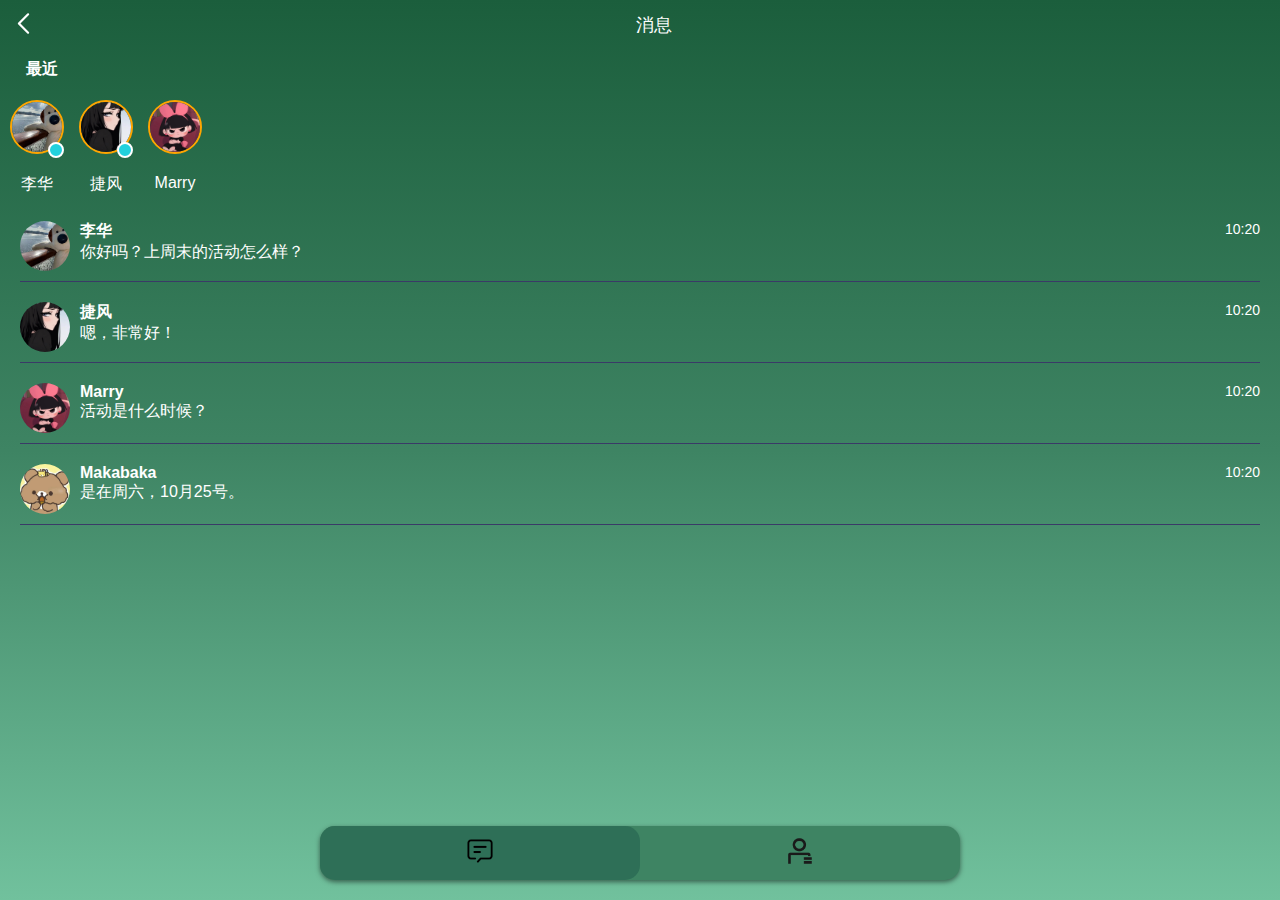
<file: chat.html>
<!DOCTYPE html>
<html lang="en">

<head>
    <meta charset="UTF-8">
    <meta name="viewport" content="width=device-width, initial-scale=1.0">
    <title>Chat Interface</title>
    <style>
        body {
            margin: 0;
            font-family: Arial, sans-serif;
            background-image: linear-gradient(to bottom, #1b5e3c, #3e8463, #71c19d);
            color: white;
            display: flex;
            flex-direction: column;
            min-height: 100vh;
            align-items: center;
            justify-content: flex-end;
        }

        .header {
            display: flex;
            justify-content: space-between;
            align-items: center;
            padding: 10px;
            font-size: 18px;
            flex-shrink: 0;
            width: 100%;
            box-sizing: border-box;
        }

        .header div {
            cursor: pointer;
        }

        .recents {
            padding: 10px;
            display: flex;
            overflow-x: auto;
            flex-shrink: 0;
            width: 100%;
            box-sizing: border-box;
        }

        .recent-user {
            margin-right: 15px;
            text-align: center;
        }

        .recent-user img {
            border-radius: 50%;
            border: 2px solid orange;
            width: 50px;
            height: 50px;
        }

        .avatar-container {
            position: relative;
            display: inline-block;
        }

        .online-status {
            position: absolute;
            bottom: 0;
            right: 0;
            width: 12px;
            height: 12px;
            background-color: #22d1dd;
            border-radius: 50%;
            border: 2px solid white;
            box-sizing: content-box;
        }

        .chat-list {
            padding: 0 20px;
            flex-grow: 1;
            overflow-y: auto;
            width: 100%;
            box-sizing: border-box;
        }

        .chat-item {
            display: flex;
            align-items: top;
            margin-bottom: 20px;
            border-bottom: 1px solid #3A3A67;
            padding-bottom: 10px;
        }

        .chat-item img {
            border-radius: 50%;
            width: 50px;
            height: 50px;
            margin-right: 10px;
        }

        .chat-text {
            flex-grow: 1;
        }

        .chat-item strong {
            display: block;
        }

        .chat-time {
            margin-left: auto;
            font-size: 14px;
        }

        .footer {
            display: flex;
            justify-content: space-between;
            background-color: #3e8463;
            border-radius: 15px;
            box-shadow: 0 2px 5px rgba(0, 0, 0, 0.5);
            width: 50%;
            margin: 0 auto;
            text-align: center;
            position: relative;
            bottom: 20px;
            box-sizing: border-box;
        }

        .footer a {
            color: inherit;
            flex: 1;
            text-align: center;
            padding: 10px;
            border-radius: 15px;
        }

        .footer-icon img {
            width: 30px;
            height: 30px;
            transition: all 0.3s;
        }

        .footer-icon.active {
            background-color: #2e6f57;
        }

        .footer-icon.active img {
            filter: brightness(1);
        }
        .icon {
  width: 1.5em;
  height: 1.5em;
  vertical-align: -0.15em;
  fill: currentColor;
  overflow: hidden;
  top: 1%;
  left: 2%;
}
    </style>
</head>

<body>
    <div class="header">
        <div id="login-button"><svg class="icon" aria-hidden="true" >
            <use xlink:href="#icon-a-teshuzuojiantou"></use>
          </svg></div>
        <div>消息</div>
        <div></div>
    </div>
    <h4 style="position: relative;margin: 10px 20px; width: 100%; left: 2%;">最近</h4>
    <div class="recents">
        <div class="recent-user">
            <div class="avatar-container">
                <img src="./image/头像1.jpeg" alt="用户1">
                <span class="online-status"></span>
            </div>
            <p>李华</p>
        </div>
        <div class="recent-user">
            <div class="avatar-container">
                <img src="./image/头像2.jpeg" alt="用户2">
                <span class="online-status"></span>
            </div>
            <p>捷风</p>
        </div>
        <div class="recent-user">
            <div class="avatar-container">
                <img src="./image/头像3.jpeg" alt="用户3">
            </div>
            <p>Marry</p>
        </div>
    </div>
    <div class="chat-list">
        <div class="chat-item">
            <img src="./image/头像1.jpeg" alt="用户">
            <div class="chat-text">
                <strong>李华</strong>
                你好吗？上周末的活动怎么样？
            </div>
            <div class="chat-time">10:20</div>
        </div>
        <div class="chat-item">
            <img src="./image/头像2.jpeg" alt="用户">
            <div class="chat-text">
                <strong>捷风</strong>
                嗯，非常好！
            </div>
            <div class="chat-time">10:20</div>
        </div>
        <div class="chat-item">
            <img src="./image/头像3.jpeg" alt="用户">
            <div class="chat-text">
                <strong>Marry</strong>
                活动是什么时候？
            </div>
            <div class="chat-time">10:20</div>
        </div>
        <div class="chat-item">
            <img src="./image/头像4.jpeg" alt="用户">
            <div class="chat-text">
                <strong>Makabaka</strong>
                是在周六，10月25号。
            </div>
            <div class="chat-time">10:20</div>
        </div>
    </div>
    <div class="footer">
        <a href="chat.html" class="footer-icon active">
            <img src="./image/消息.png" alt="消息图标">
        </a>
        <a href="contact.html" class="footer-icon">
            <img src="./image/联系人.png" alt="联系人图标">
        </a>
    </div>
    <script src="./download (6)/font_rnp90fa13w/iconfont.js"></script>
    <script>
        
        document.getElementById('login-button').addEventListener('click', function(event) {
                    location.href = 'maobi.html';
        });
        
        
    </script>
</body>

</html>
</file>
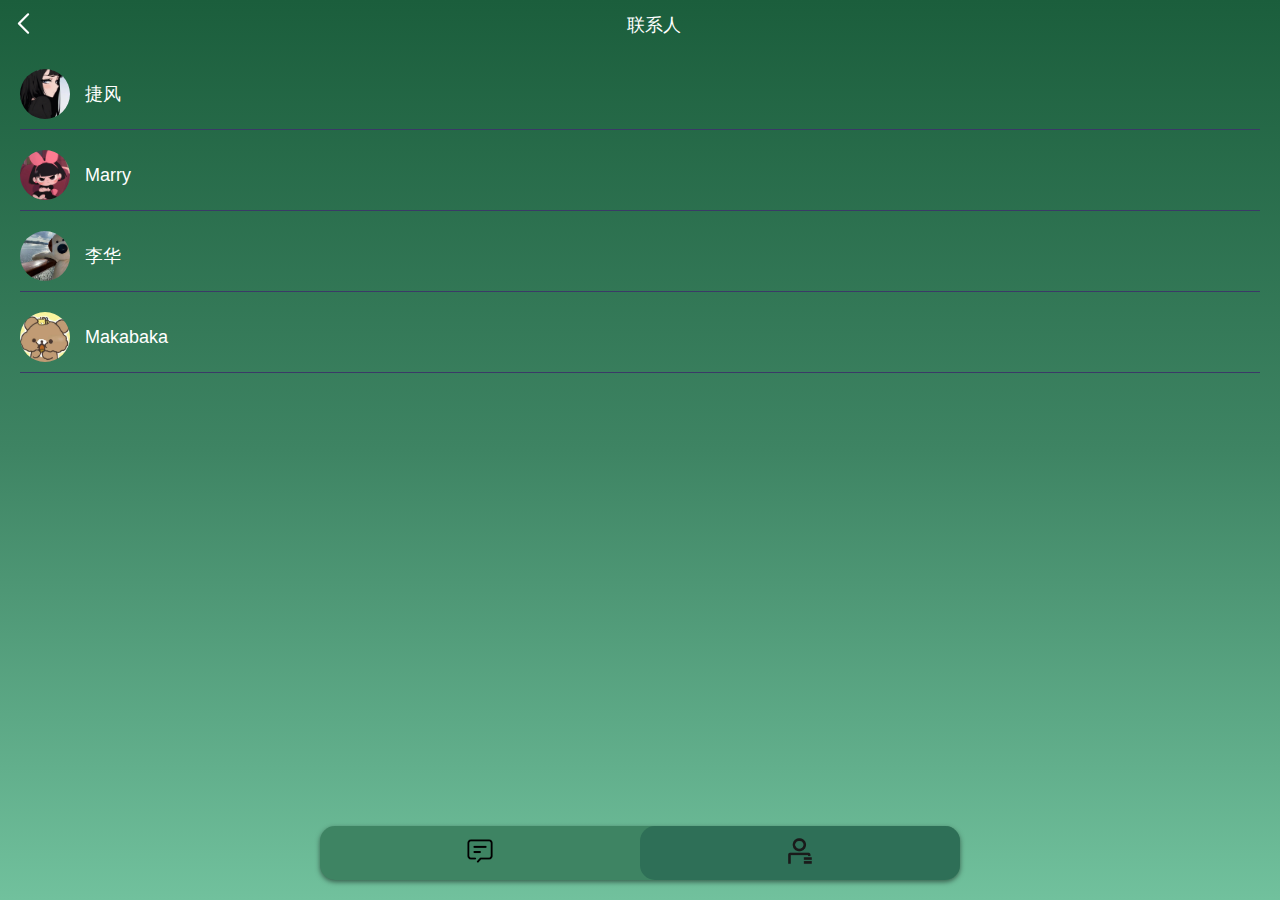
<file: contact.html>
<!DOCTYPE html>
<html lang="en">

<head>
    <meta charset="UTF-8">
    <meta name="viewport" content="width=device-width, initial-scale=1.0">
    <title>Contacts Page</title>
    <style>
        body {
            margin: 0;
            font-family: Arial, sans-serif;
            background-image: linear-gradient(to bottom, #1b5e3c, #3e8463, #71c19d);
            color: white;
            display: flex;
            flex-direction: column;
            min-height: 100vh;
        }

        .header {
            display: flex;
            justify-content: space-between;
            align-items: center;
            padding: 10px;
            font-size: 18px;
            flex-shrink: 0;
            width: 100%;
            box-sizing: border-box;
        }

        .header div {
            cursor: pointer;
        }

        .icon {
            width: 1.5em;
            height: 1.5em;
            vertical-align: -0.15em;
            fill: currentColor;
            overflow: hidden;
            top: 1%;
            left: 2%;
        }

        .contacts-list {
            padding: 20px;
            flex-grow: 1;
            overflow-y: auto;
        }

        .contact-item {
            display: flex;
            align-items: center;
            margin-bottom: 20px;
            border-bottom: 1px solid #3A3A67;
            padding-bottom: 10px;
        }

        .contact-item img {
            border-radius: 50%;
            width: 50px;
            height: 50px;
            margin-right: 15px;
        }

        .contact-name {
            font-size: 18px;
            flex-grow: 1;
        }

        .footer {
            display: flex;
            justify-content: space-between;
            background-color: #3e8463;
            border-radius: 15px;
            box-shadow: 0 2px 5px rgba(0, 0, 0, 0.5);
            width: 50%;
            margin: 0 auto;
            text-align: center;
            position: relative;
            bottom: 20px;
            box-sizing: border-box;
        }

        .footer a {
            color: inherit;
            flex: 1;
            text-align: center;
            padding: 10px;
            border-radius: 15px;
        }

        .footer-icon img {
            width: 30px;
            height: 30px;
            transition: all 0.3s;
        }

        .footer-icon.active {
            background-color: #2e6f57;
        }

        .footer-icon.active img {
            filter: brightness(1);
        }
    </style>
</head>

<body>
    <div class="header">
        <div id="login-button"><svg class="icon" aria-hidden="true">
                <use xlink:href="#icon-a-teshuzuojiantou"></use>
            </svg></div>
        <div>联系人</div>
        <div></div>
    </div>

    <div class="contacts-list">
        <div class="contact-item">
            <img src="./image/头像2.jpeg" alt="Contact 1">
            <div class="contact-name">捷风</div>
        </div>
        <div class="contact-item">
            <img src="./image/头像3.jpeg" alt="Contact 2">
            <div class="contact-name">Marry</div>
        </div>
        <div class="contact-item">
            <img src="./image/头像1.jpeg" alt="Contact 3">
            <div class="contact-name">李华</div>
        </div>
        <div class="contact-item">
            <img src="./image/头像4.jpeg" alt="Contact 4">
            <div class="contact-name">Makabaka</div>
        </div>
        <!-- Add more contact items here -->
    </div>

    <div class="footer">
        <a href="chat.html" class="footer-icon">
            <img src="./image/消息.png" alt="消息图标">
        </a>
        <a href="contact.html" class="footer-icon active">
            <img src="./image/联系人.png" alt="联系人图标">
        </a>
    </div>

    <script src="./download (6)/font_rnp90fa13w/iconfont.js"></script>
    <script>

        document.getElementById('login-button').addEventListener('click', function (event) {
            location.href = 'maobi.html';
        });


    </script>

</body>


</html>
</file>
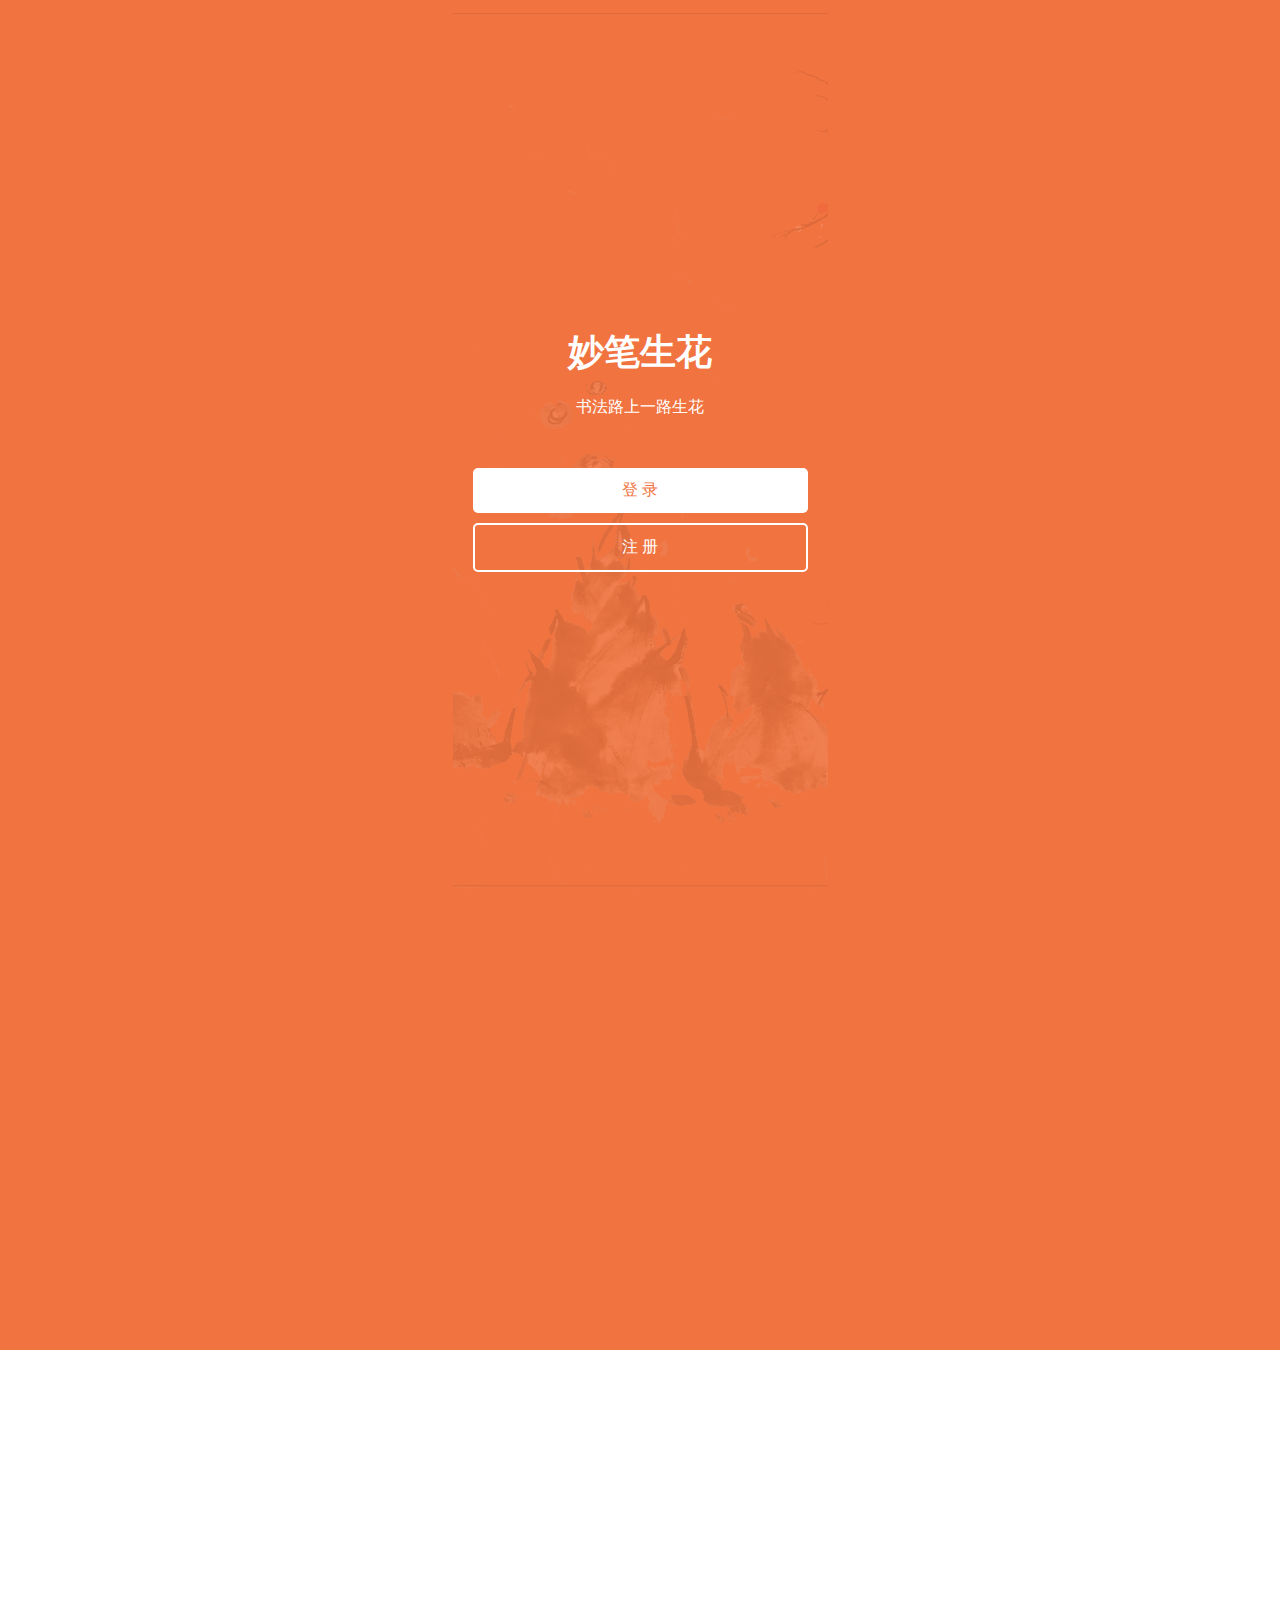
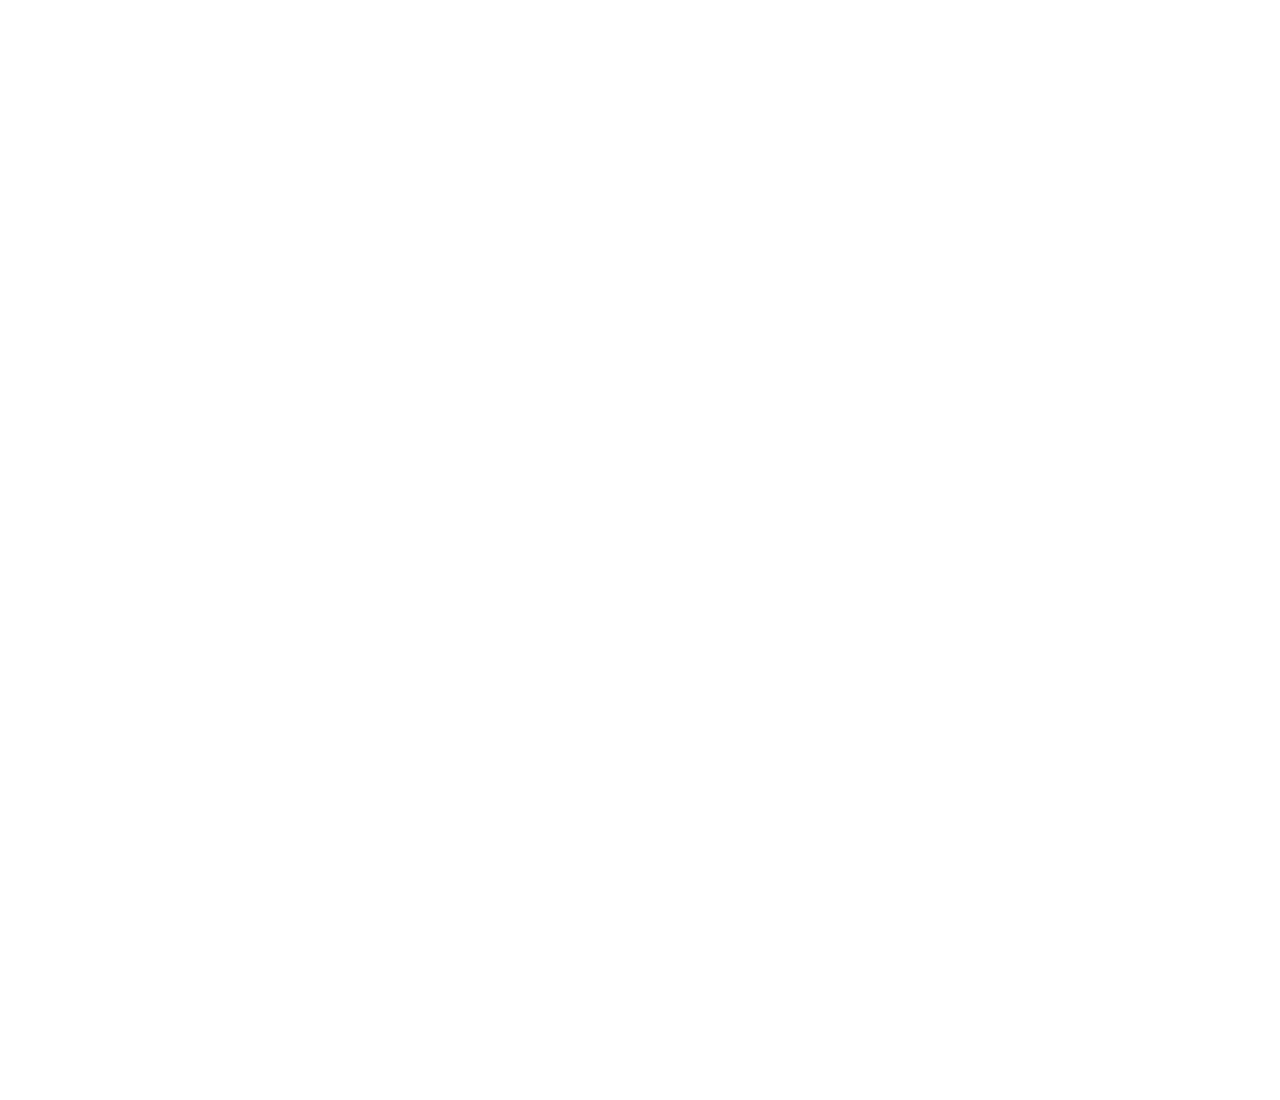
<file: login1.html>
<!DOCTYPE html>
<html lang="en">
<head>
    <meta charset="UTF-8">
    <meta name="viewport" content="width=device-width, initial-scale=1.0">
    <title>Login/Signup Page</title>
    <style>
        * {
            margin: 0;
            padding: 0;
            box-sizing: border-box;
        }

        body {
            font-family: Arial, sans-serif;
            display: flex;
            justify-content: center;
            align-items: center;
            height: 100vh;
            background-color: #f17340;
            overflow: hidden;
        }

        .background {
            position: absolute;
            top: 0;
            left: 0;
            width: 100%;
            height: 300%;
            background: linear-gradient(180deg, #f17340 50%, #ffffff 50%);
            transition: transform 0.8s ease-in-out;
            z-index: -1;
        }

        .container {
            position: relative;
            width: 100%;
            max-width: 375px;
            height: 100vh;
            overflow: hidden;
            background-image: url('简约创意竹笋.png'); /* 确保这里的路径正确 */
            background-size: cover;
            background-position: center;
            background-repeat: no-repeat;
            z-index: 0;
        }

        .page {
            position: absolute;
            top: 0;
            left: 100%;
            width: 100%;
            height: 100vh;
            background-color: rgba(241, 115, 64, 0.9); /* 更改为半透明背景以便查看 */
            color: white;
            padding: 20px;
            display: flex;
            flex-direction: column;
            justify-content: center;
            align-items: center;
            text-align: center;
            transition: all 0.5s ease-in-out;
        }

        h1 {
            margin-bottom: 20px;
            font-size: 36px;
        }

        p {
            margin-bottom: 40px;
        }

        input {
            width: 100%;
            padding: 10px;
            margin: 10px 0;
            border: none;
            border-radius: 4px;
        }

        a {
            color: #fff;
            margin: 10px 0;
        }

        button {
            width: 100%;
            padding: 12px;
            margin-top: 10px;
            border: none;
            border-radius: 5px;
            cursor: pointer;
            font-size: 16px;
        }

        .primary-btn {
            background-color: white;
            color: #f17340;
        }

        .secondary-btn {
            background-color: transparent;
            border: 2px solid white;
            color: white;
        }

        .active {
            left: 0;
        }

        .hidden {
            left: 100%;
        }

        .slide-out {
            animation: slideOut 0.5s forwards;
        }

        @keyframes slideOut {
            from {
                transform: translateX(0);
            }
            to {
                transform: translateX(-100%);
            }
        }

        .slide-in {
            animation: slideIn 0.5s forwards;
        }

        @keyframes slideIn {
            from {
                transform: translateX(100%);
            }
            to {
                transform: translateX(0);
            }
        }
    </style>
</head>
<body>
    <div class="background"></div>
    <div class="container">
        <!-- Initial Page -->
        <div class="page initial-page active">
            <h1>妙笔生花</h1>
            <p>书法路上一路生花</p>
            <button id="go-to-login" class="primary-btn">登 录</button>
            <button id="go-to-signup" class="secondary-btn">注 册</button>
        </div>

        <!-- Login Page -->
        <div class="page login-page">
            <h1>欢迎回来</h1>
            <input type="email" placeholder="Email" id="userName">
            <input type="password" placeholder="Password" id="pwd">
            <a href="#">忘记密码？</a>
            <button class="primary-btn" id="login-button">登 录</button>
            <button id="signup-from-login" class="secondary-btn">注 册</button>
        </div>

        <!-- Signup Page -->
        <div class="page signup-page">
            <h1>创建账号</h1>
            <input type="text" placeholder="Name" >
            <input type="email" placeholder="Email" >
            <input type="password" placeholder="Password">
            <button class="primary-btn">注 册</button>
            <button id="back-to-login" class="secondary-btn">登 录</button>
        </div>
    </div>

    <script>
        document.getElementById('go-to-login').addEventListener('click', function() {
            document.querySelector('.initial-page').classList.remove('active');
            document.querySelector('.initial-page').classList.add('hidden');
            document.querySelector('.login-page').classList.add('active');
            document.querySelector('.login-page').classList.remove('hidden');
            document.querySelector('.background').style.transform = 'translateY(-100%)';
        });

        document.getElementById('go-to-signup').addEventListener('click', function() {
            document.querySelector('.initial-page').classList.remove('active');
            document.querySelector('.initial-page').classList.add('hidden');
            document.querySelector('.signup-page').classList.add('active');
            document.querySelector('.signup-page').classList.remove('hidden');
            document.querySelector('.background').style.transform = 'translateY(-200%)';
        });

        document.getElementById('signup-from-login').addEventListener('click', function() {
            document.querySelector('.login-page').classList.remove('active');
            document.querySelector('.login-page').classList.add('hidden');
            document.querySelector('.signup-page').classList.add('active');
            document.querySelector('.signup-page').classList.remove('hidden');
            document.querySelector('.background').style.transform = 'translateY(-200%)';
        });

        document.getElementById('back-to-login').addEventListener('click', function() {
            document.querySelector('.signup-page').classList.remove('active');
            document.querySelector('.signup-page').classList.add('hidden');
            document.querySelector('.login-page').classList.add('active');
            document.querySelector('.login-page').classList.remove('hidden');
            document.querySelector('.background').style.transform = 'translateY(-100%)';
        });

        document.getElementById('login-button').addEventListener('click', function(event) {
            var userName = document.getElementById("userName").value;
            var pwd = document.getElementById("pwd").value;
            console.log(userName, pwd);

            if (userName === 'admin' && pwd === '123456') {
                var container = document.querySelector('.container');
                container.classList.add('slide-out');

                setTimeout(function() {
                    location.href = 'maobi.html';
                }, 300);
            } else {
                alert('用户名或密码错误');
            }
        });
    </script>
</body>
</html>
</file>
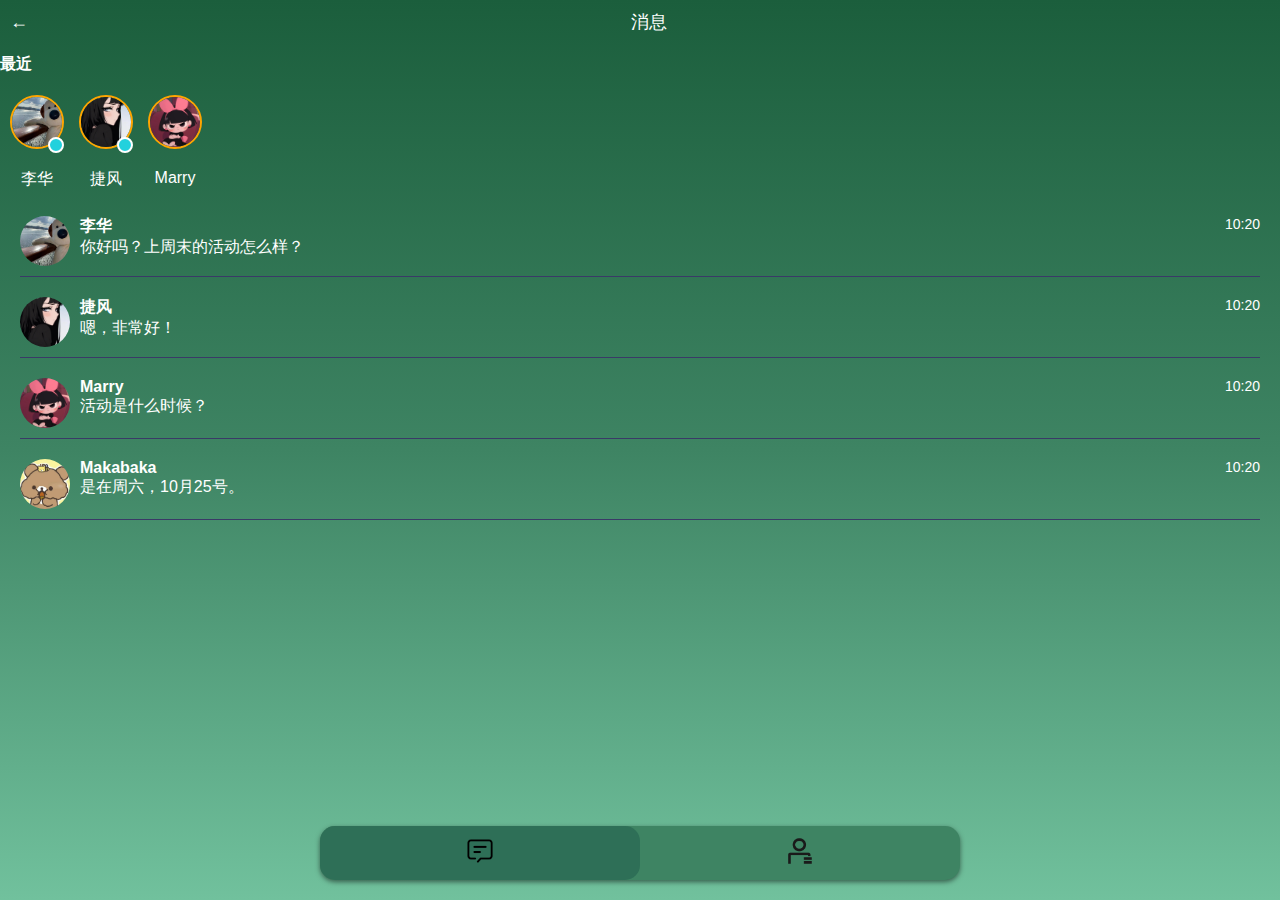
<file: client/chat.html>
<!DOCTYPE html>
<html lang="en">

<head>
    <meta charset="UTF-8">
    <meta name="viewport" content="width=device-width, initial-scale=1.0">
    <title>Chat Interface</title>
    <style>
        body {
            margin: 0;
            font-family: Arial, sans-serif;
            background-image: linear-gradient(to bottom, #1b5e3c, #3e8463, #71c19d);
            color: white;
            display: flex;
            flex-direction: column;
            min-height: 100vh;
            align-items: center;
            justify-content: flex-end;
        }

        .header {
            display: flex;
            justify-content: space-between;
            align-items: center;
            padding: 10px;
            font-size: 18px;
            flex-shrink: 0;
            width: 100%;
            box-sizing: border-box;
        }

        .header div {
            cursor: pointer;
        }

        .recents {
            padding: 10px;
            display: flex;
            overflow-x: auto;
            flex-shrink: 0;
            width: 100%;
            box-sizing: border-box;
        }

        .recent-user {
            margin-right: 15px;
            text-align: center;
        }

        .recent-user img {
            border-radius: 50%;
            border: 2px solid orange;
            width: 50px;
            height: 50px;
        }

        .avatar-container {
            position: relative;
            display: inline-block;
        }

        .online-status {
            position: absolute;
            bottom: 0;
            right: 0;
            width: 12px;
            height: 12px;
            background-color: #22d1dd;
            border-radius: 50%;
            border: 2px solid white;
            box-sizing: content-box;
        }

        .chat-list {
            padding: 0 20px;
            flex-grow: 1;
            overflow-y: auto;
            width: 100%;
            box-sizing: border-box;
        }

        .chat-item {
            display: flex;
            align-items: top;
            margin-bottom: 20px;
            border-bottom: 1px solid #3A3A67;
            padding-bottom: 10px;
        }

        .chat-item img {
            border-radius: 50%;
            width: 50px;
            height: 50px;
            margin-right: 10px;
        }

        .chat-text {
            flex-grow: 1;
        }

        .chat-item strong {
            display: block;
        }

        .chat-time {
            margin-left: auto;
            font-size: 14px;
        }

        .footer {
            display: flex;
            justify-content: space-between;
            background-color: #3e8463;
            border-radius: 15px;
            box-shadow: 0 2px 5px rgba(0, 0, 0, 0.5);
            width: 50%;
            margin: 0 auto;
            text-align: center;
            position: relative;
            bottom: 20px;
            box-sizing: border-box;
        }

        .footer a {
            color: inherit;
            flex: 1;
            text-align: center;
            padding: 10px;
            border-radius: 15px;
        }

        .footer-icon img {
            width: 30px;
            height: 30px;
            transition: all 0.3s;
        }

        .footer-icon.active {
            background-color: #2e6f57;
        }

        .footer-icon.active img {
            filter: brightness(1);
        }
    </style>
</head>

<body>
    <div class="header">
        <div>←</div>
        <div>消息</div>
        <div></div>
    </div>
    <h4 style="margin: 10px 20px; width: 100%;">最近</h4>
    <div class="recents">
        <div class="recent-user">
            <div class="avatar-container">
                <img src="./image/头像1.jpeg" alt="用户1">
                <span class="online-status"></span>
            </div>
            <p>李华</p>
        </div>
        <div class="recent-user">
            <div class="avatar-container">
                <img src="./image/头像2.jpeg" alt="用户2">
                <span class="online-status"></span>
            </div>
            <p>捷风</p>
        </div>
        <div class="recent-user">
            <div class="avatar-container">
                <img src="./image/头像3.jpeg" alt="用户3">
            </div>
            <p>Marry</p>
        </div>
    </div>
    <div class="chat-list">
        <div class="chat-item">
            <img src="./image/头像1.jpeg" alt="用户">
            <div class="chat-text">
                <strong>李华</strong>
                你好吗？上周末的活动怎么样？
            </div>
            <div class="chat-time">10:20</div>
        </div>
        <div class="chat-item">
            <img src="./image/头像2.jpeg" alt="用户">
            <div class="chat-text">
                <strong>捷风</strong>
                嗯，非常好！
            </div>
            <div class="chat-time">10:20</div>
        </div>
        <div class="chat-item">
            <img src="./image/头像3.jpeg" alt="用户">
            <div class="chat-text">
                <strong>Marry</strong>
                活动是什么时候？
            </div>
            <div class="chat-time">10:20</div>
        </div>
        <div class="chat-item">
            <img src="./image/头像4.jpeg" alt="用户">
            <div class="chat-text">
                <strong>Makabaka</strong>
                是在周六，10月25号。
            </div>
            <div class="chat-time">10:20</div>
        </div>
    </div>
    <div class="footer">
        <a href="chat.html" class="footer-icon active">
            <img src="./image/消息.png" alt="消息图标">
        </a>
        <a href="contact.html" class="footer-icon">
            <img src="./image/联系人.png" alt="联系人图标">
        </a>
    </div>
</body>

</html>
</file>
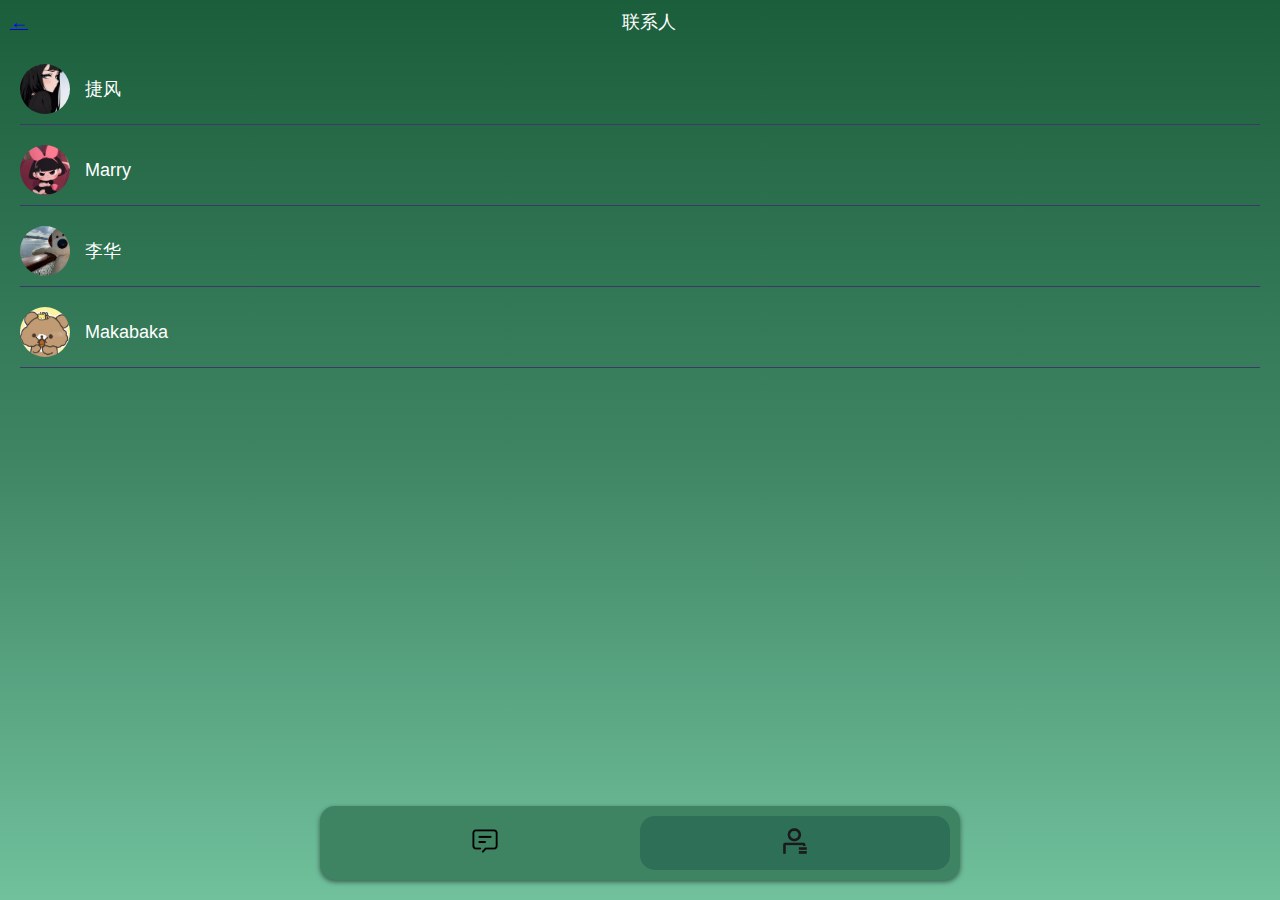
<file: client/contact.html>
<!DOCTYPE html>
<html lang="en">

<head>
    <meta charset="UTF-8">
    <meta name="viewport" content="width=device-width, initial-scale=1.0">
    <title>Contacts Page</title>
    <style>
        body {
            margin: 0;
            font-family: Arial, sans-serif;
            background-image: linear-gradient(to bottom, #1b5e3c, #3e8463, #71c19d);
            color: white;
            display: flex;
            flex-direction: column;
            min-height: 100vh;
        }

        .header {
            display: flex;
            justify-content: space-between;
            align-items: center;
            padding: 10px;
            font-size: 18px;
            flex-shrink: 0;
        }

        .header div {
            cursor: pointer;
        }

        .contacts-list {
            padding: 20px;
            flex-grow: 1;
            overflow-y: auto;
        }

        .contact-item {
            display: flex;
            align-items: center;
            margin-bottom: 20px;
            border-bottom: 1px solid #3A3A67;
            padding-bottom: 10px;
        }

        .contact-item img {
            border-radius: 50%;
            width: 50px;
            height: 50px;
            margin-right: 15px;
        }

        .contact-name {
            font-size: 18px;
            flex-grow: 1;
        }

        .footer {
            display: flex;
            justify-content: space-between;
            padding: 10px;
            background-color: #3e8463;
            border-radius: 15px;
            box-shadow: 0 2px 5px rgba(0, 0, 0, 0.5);
            width: 50%;
            margin: 0 auto;
            text-align: center;
            position: relative;
            bottom: 20px;
            box-sizing: border-box;
        }

        .footer a {
            color: inherit;
            flex: 1;
            text-align: center;
            padding: 10px;
            /* Add padding to ensure clickable area is larger */
            border-radius: 15px;
        }

        .footer-icon img {
            width: 30px;
            height: 30px;
            transition: all 0.3s;
        }

        .footer-icon.active {
            background-color: #2e6f57;
            /* Change background color for active icon */
        }

        .footer-icon.active img {
            filter: brightness(1);
            /* Keep the icon brightness normal for active */
        }
    </style>
</head>

<body>
    <div class="header">
        <div>
            <a href="chat.html">←</a>
        </div>
        <div>联系人</div>
        <div></div>
    </div>

    <div class="contacts-list">
        <div class="contact-item">
            <img src="./image/头像2.jpeg" alt="Contact 1">
            <div class="contact-name">捷风</div>
        </div>
        <div class="contact-item">
            <img src="./image/头像3.jpeg" alt="Contact 2">
            <div class="contact-name">Marry</div>
        </div>
        <div class="contact-item">
            <img src="./image/头像1.jpeg" alt="Contact 3">
            <div class="contact-name">李华</div>
        </div>
        <div class="contact-item">
            <img src="./image/头像4.jpeg" alt="Contact 4">
            <div class="contact-name">Makabaka</div>
        </div>
        <!-- Add more contact items here -->
    </div>

    <div class="footer">
        <a href="chat.html" class="footer-icon">
            <img src="./image/消息.png" alt="消息图标">
        </a>
        <a href="contact.html" class="footer-icon active">
            <img src="./image/联系人.png" alt="联系人图标">
        </a>
    </div>

</body>

</html>
</file>
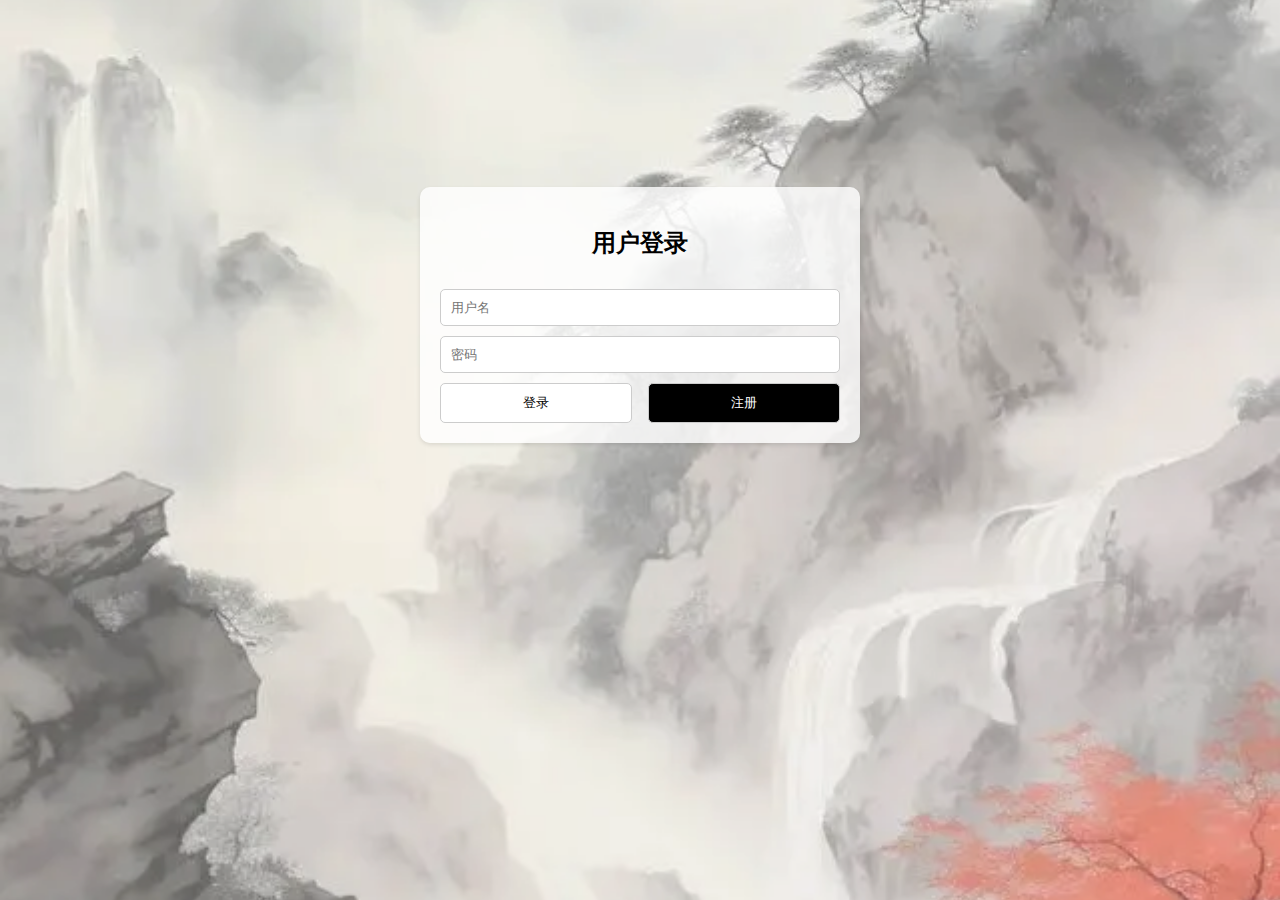
<file: client/login.html>
<!DOCTYPE html>
<html>

<head>
    <meta name="viewport" content="width=device-width, initial-scale=1.0, user-scalable=no">
    <link rel="stylesheet" type="text/css" href="login.css">
</head>

<body>
    <div class="login-container">
        <h2 style="text-align: center;">用户登录</h2>
        <input type="text" id="userName" placeholder="用户名">
        <input type="password" id="pwd" placeholder="密码">
        <div class="button-container">
            <button class="button-enter" id="login-button"><span class="enter-word">登录</span></button>
            <button class="button-creat">注册</button>
        </div>
    </div>

    <script>
        document.getElementById('login-button').addEventListener('click', function (event) {
            var userName = document.getElementById("userName").value;
            var pwd = document.getElementById("pwd").value;
            console.log(userName, pwd);

            if (userName === 'admin' && pwd === '123456') {
                location.href = 'maobi.html';
            }else{
                
            }
        });


    </script>
</body>

</html>
</file>
<file: client/login.css>
body {
    margin: 0;
    padding: 0;
    overflow: hidden; /* 禁止页面滚动 */
    font-family: Arial, sans-serif;
    display: flex;
    justify-content: center;
    align-items: center;
    height: 100vh;
    position: relative;
}

body::before {
    content: "";
    background: url('login1.webp') no-repeat center center fixed; /* 设置背景图片 */
    background-size: cover; /* 让背景图片覆盖整个容器 */
    position: absolute;
    top: 0;
    left: 0;
    width: 100%;
    height: 100%;
    opacity: 0.7; /* 设置背景图片透明度 */
    z-index: -1; /* 确保背景在其他元素后面 */
}

.login-container {
    float: left;
    width: 80%;
    max-width: 400px;
    background-color: rgba(255, 255, 255, 0.8);
    border-radius: 10px;
    padding: 20px;
    box-shadow: 0 2px 4px rgba(0, 0, 0, 0.1);
    position: relative;
    top: -15%;
}

input[type="text"],
input[type="password"] {
    width: 100%;
    padding: 10px;
    margin-top: 10px;
    border: 1px solid #ccc;
    border-radius: 5px;
    box-sizing: border-box;
}

.button-container {
    display: flex;
    justify-content: space-between;
    margin-top: 10px;
}


button {
    width: 48%;
    padding: 10px;
    border: 1px solid #ccc;
    border-radius: 5px;
    box-sizing: border-box;
    cursor: pointer;
    color: white;
}
.enter-word{
    color: black;
}
.button-creat {
    background-color: rgb(0, 0, 0);
}
.button-enter {
    background-color: white;
}
</file>
